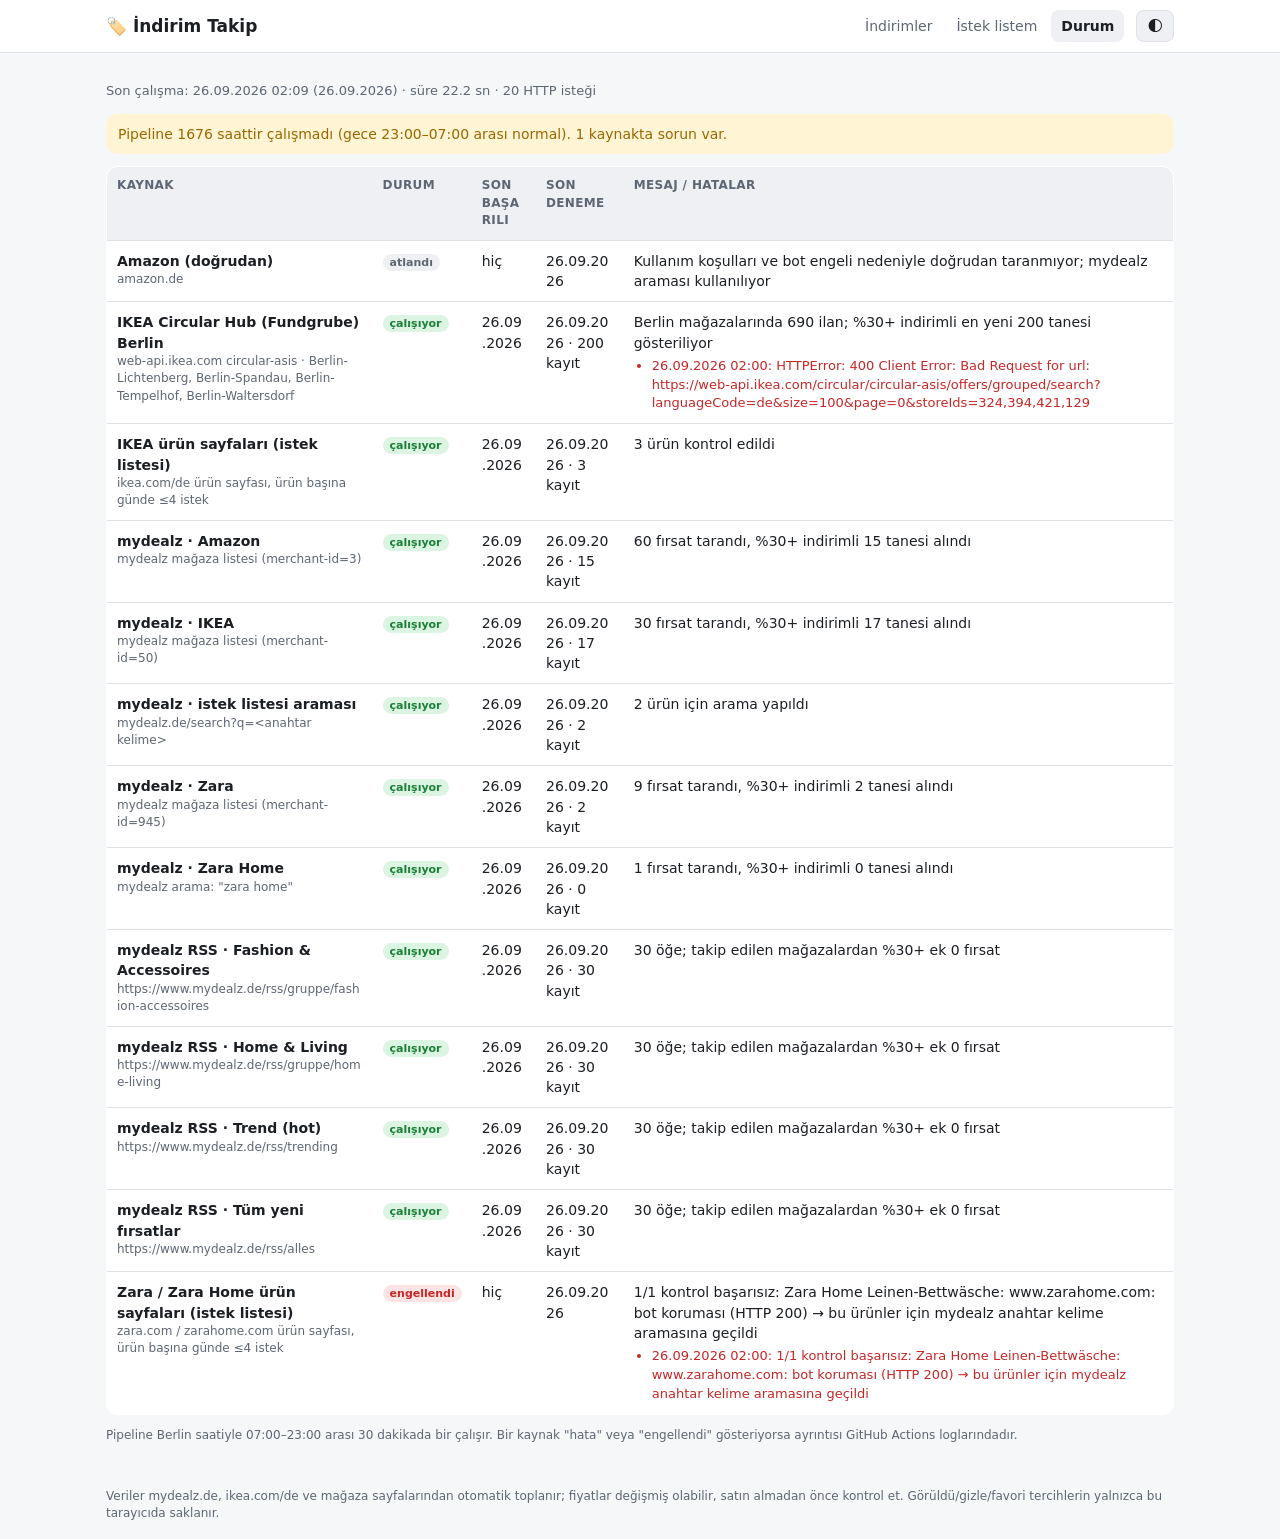
<file: status.html>
<!doctype html>
<html lang="tr">
<head>
<meta charset="utf-8">
<meta name="viewport" content="width=device-width, initial-scale=1">
<title>Durum · İndirim Takip</title>
<meta name="description" content="Kişisel indirim takip sitesi (Berlin / Almanya)">
<meta name="color-scheme" content="light dark">
<link rel="icon" href="data:image/svg+xml,<svg xmlns='http://www.w3.org/2000/svg' viewBox='0 0 100 100'><text y='.9em' font-size='90'>🏷️</text></svg>">
<link rel="stylesheet" href="assets/style.css">
<script src="assets/common.js"></script>
</head>
<body>
<header class="top"><div class="top-inner">
  <a class="brand" href="./">🏷️ İndirim Takip</a>
  <nav class="tabs">
    <a href="./">İndirimler</a>
    <a href="wishlist.html">İstek listem</a>
    <a href="status.html" aria-current="page">Durum</a>
  </nav>
  <button class="btn" id="theme-btn" type="button" title="Tema">🌓</button>
</div></header>
<main>
<p class="meta" id="meta">Yükleniyor…</p>
<div class="banner" id="banner" hidden></div>
<table class="status">
  <thead><tr><th>Kaynak</th><th>Durum</th><th>Son başarılı</th><th>Son deneme</th><th>Mesaj / hatalar</th></tr></thead>
  <tbody id="rows"></tbody>
</table>
<p class="note">Pipeline Berlin saatiyle 07:00–23:00 arası 30 dakikada bir çalışır. Bir kaynak "hata" veya "engellendi" gösteriyorsa ayrıntısı GitHub Actions loglarındadır.</p>
</main>
<footer>Veriler mydealz.de, ikea.com/de ve mağaza sayfalarından otomatik toplanır; fiyatlar değişmiş olabilir, satın almadan önce kontrol et. Görüldü/gizle/favori tercihlerin yalnızca bu tarayıcıda saklanır.</footer>
<script src="assets/status.js"></script>
</body>
</html>
</file>
<file: assets/style.css>
/* İndirim Takip — sade, mobil öncelikli stil. Açık/koyu tema: data-theme veya sistem tercihi. */
:root {
  --bg: #f6f7f9; --surface: #ffffff; --surface-2: #eef0f4; --text: #1b1f24; --muted: #5d6673;
  --border: #dde1e7; --accent: #0b6bcb; --accent-text: #ffffff;
  --good: #1a7f37; --good-bg: #dcf5e3; --warn: #9a6700; --warn-bg: #fff4d4;
  --bad: #c62828; --bad-bg: #fde4e4; --new: #8250df; --new-bg: #efe6ff;
  --shadow: 0 1px 2px rgba(0,0,0,.06), 0 2px 8px rgba(0,0,0,.04);
  --radius: 12px; color-scheme: light;
}
@media (prefers-color-scheme: dark) {
  :root:not([data-theme="light"]) {
    --bg: #0f1216; --surface: #171b21; --surface-2: #222831; --text: #e6e9ee; --muted: #9aa4b1;
    --border: #2c333d; --accent: #4c9eea; --accent-text: #0b0f14;
    --good: #56d364; --good-bg: #12301b; --warn: #e3b341; --warn-bg: #33290d;
    --bad: #ff7b72; --bad-bg: #3a1614; --new: #c297ff; --new-bg: #2a1d45;
    --shadow: none; color-scheme: dark;
  }
}
:root[data-theme="dark"] {
  --bg: #0f1216; --surface: #171b21; --surface-2: #222831; --text: #e6e9ee; --muted: #9aa4b1;
  --border: #2c333d; --accent: #4c9eea; --accent-text: #0b0f14;
  --good: #56d364; --good-bg: #12301b; --warn: #e3b341; --warn-bg: #33290d;
  --bad: #ff7b72; --bad-bg: #3a1614; --new: #c297ff; --new-bg: #2a1d45;
  --shadow: none; color-scheme: dark;
}
* { box-sizing: border-box; }
html { -webkit-text-size-adjust: 100%; }
body {
  margin: 0; background: var(--bg); color: var(--text);
  font: 15px/1.45 system-ui, -apple-system, "Segoe UI", Roboto, sans-serif;
}
a { color: var(--accent); }
header.top {
  position: sticky; top: 0; z-index: 10; background: var(--surface);
  border-bottom: 1px solid var(--border);
}
.top-inner { max-width: 1100px; margin: 0 auto; padding: 10px 16px; display: flex; align-items: center; gap: 12px; flex-wrap: wrap; }
.brand { font-weight: 700; font-size: 17px; color: var(--text); text-decoration: none; margin-right: auto; }
@media (max-width: 480px) { .top-inner { gap: 8px; } .brand { width: calc(100% - 52px); } nav.tabs { order: 3; width: 100%; } }
nav.tabs { display: flex; gap: 4px; }
nav.tabs a {
  text-decoration: none; color: var(--muted); padding: 6px 10px; border-radius: 8px; font-size: 14px;
}
nav.tabs a[aria-current="page"] { background: var(--surface-2); color: var(--text); font-weight: 600; }
button, select, input { font: inherit; color: inherit; }
.btn {
  background: var(--surface-2); border: 1px solid var(--border); border-radius: 8px;
  padding: 6px 10px; cursor: pointer; line-height: 1.2;
}
.btn:hover { border-color: var(--muted); }
.btn.icon { padding: 6px 8px; }
.btn[aria-pressed="true"] { background: var(--accent); color: var(--accent-text); border-color: var(--accent); }
main { max-width: 1100px; margin: 0 auto; padding: 16px; }
.meta { color: var(--muted); font-size: 13px; }
.filters {
  display: grid; grid-template-columns: 1fr 1fr; gap: 8px; margin-bottom: 12px;
  background: var(--surface); border: 1px solid var(--border); border-radius: var(--radius); padding: 12px;
}
.filters label { display: flex; flex-direction: column; gap: 4px; font-size: 12px; color: var(--muted); }
.filters select, .filters input[type="search"] {
  background: var(--bg); border: 1px solid var(--border); border-radius: 8px; padding: 7px 8px; width: 100%;
}
.filters .full { grid-column: 1 / -1; }
.filters .row { display: flex; gap: 6px; flex-wrap: wrap; align-items: center; }
input[type="range"] { width: 100%; accent-color: var(--accent); }
@media (min-width: 720px) { .filters { grid-template-columns: repeat(4, 1fr); } }
.grid { display: grid; grid-template-columns: 1fr; gap: 10px; }
@media (min-width: 720px) { .grid { grid-template-columns: repeat(2, 1fr); } }
@media (min-width: 1020px) { .grid { grid-template-columns: repeat(3, 1fr); } }
.card {
  background: var(--surface); border: 1px solid var(--border); border-radius: var(--radius);
  box-shadow: var(--shadow); padding: 12px; display: flex; gap: 12px; position: relative;
}
.card.seen { opacity: .62; }
.card.hl { border-color: var(--good); box-shadow: 0 0 0 1px var(--good) inset; }
.card img.thumb {
  width: 76px; height: 76px; object-fit: contain; border-radius: 8px; background: #fff; flex: none;
}
.card .body { min-width: 0; flex: 1; display: flex; flex-direction: column; gap: 4px; }
.card h3 { margin: 0; font-size: 15px; line-height: 1.3; overflow-wrap: anywhere; }
.card h3 a { color: var(--text); text-decoration: none; }
.card h3 a:hover { text-decoration: underline; }
.prices { display: flex; align-items: baseline; gap: 8px; flex-wrap: wrap; }
.price-new { font-weight: 700; font-size: 18px; }
.price-old { color: var(--muted); text-decoration: line-through; }
.badges { display: flex; gap: 4px; flex-wrap: wrap; }
.badge {
  font-size: 11px; font-weight: 700; padding: 2px 7px; border-radius: 999px;
  background: var(--surface-2); color: var(--muted); white-space: nowrap;
}
.badge.disc { background: var(--good-bg); color: var(--good); }
.badge.new { background: var(--new-bg); color: var(--new); }
.badge.sus { background: var(--warn-bg); color: var(--warn); }
.badge.bad { background: var(--bad-bg); color: var(--bad); }
.badge.ok { background: var(--good-bg); color: var(--good); }
.actions { display: flex; gap: 6px; margin-top: auto; padding-top: 4px; flex-wrap: wrap; }
.actions .btn { font-size: 13px; padding: 4px 8px; }
.empty { text-align: center; color: var(--muted); padding: 40px 12px; }
.banner {
  background: var(--warn-bg); color: var(--warn); border-radius: var(--radius); padding: 10px 12px;
  margin-bottom: 12px; font-size: 14px;
}
table.status { width: 100%; border-collapse: collapse; background: var(--surface); border-radius: var(--radius); overflow: hidden; border: 1px solid var(--border); }
table.status th, table.status td { text-align: left; padding: 10px; border-bottom: 1px solid var(--border); vertical-align: top; font-size: 14px; overflow-wrap: anywhere; }
table.status th { background: var(--surface-2); font-size: 12px; color: var(--muted); text-transform: uppercase; letter-spacing: .03em; }
@media (max-width: 640px) {
  table.status, table.status tbody { display: block; }
  table.status thead { display: none; }
  table.status tr { display: block; border-bottom: 1px solid var(--border); padding: 6px 0; }
  table.status td { display: block; border: 0; padding: 4px 10px; }
  table.status td::before { content: attr(data-label) ": "; color: var(--muted); font-size: 12px; }
}
.errors { margin: 4px 0 0; padding-left: 18px; color: var(--bad); font-size: 13px; }
.wl-item { flex-direction: column; }
.wl-head { display: flex; gap: 12px; }
.kv { display: grid; grid-template-columns: repeat(2, 1fr); gap: 4px 12px; font-size: 13px; }
.kv div span { color: var(--muted); display: block; font-size: 11px; }
.kv div b { font-size: 15px; }
svg.chart { width: 100%; height: 140px; display: block; }
svg.chart .line { fill: none; stroke: var(--accent); stroke-width: 2; }
svg.chart .area { fill: var(--accent); opacity: .08; }
svg.chart .target { stroke: var(--good); stroke-dasharray: 4 4; stroke-width: 1.5; }
svg.chart .grid { stroke: var(--border); stroke-width: 1; }
svg.chart text { fill: var(--muted); font-size: 10px; }
svg.chart circle { fill: var(--accent); }
.note { font-size: 12px; color: var(--muted); }
footer { max-width: 1100px; margin: 0 auto; padding: 16px; color: var(--muted); font-size: 12px; }
</file>
